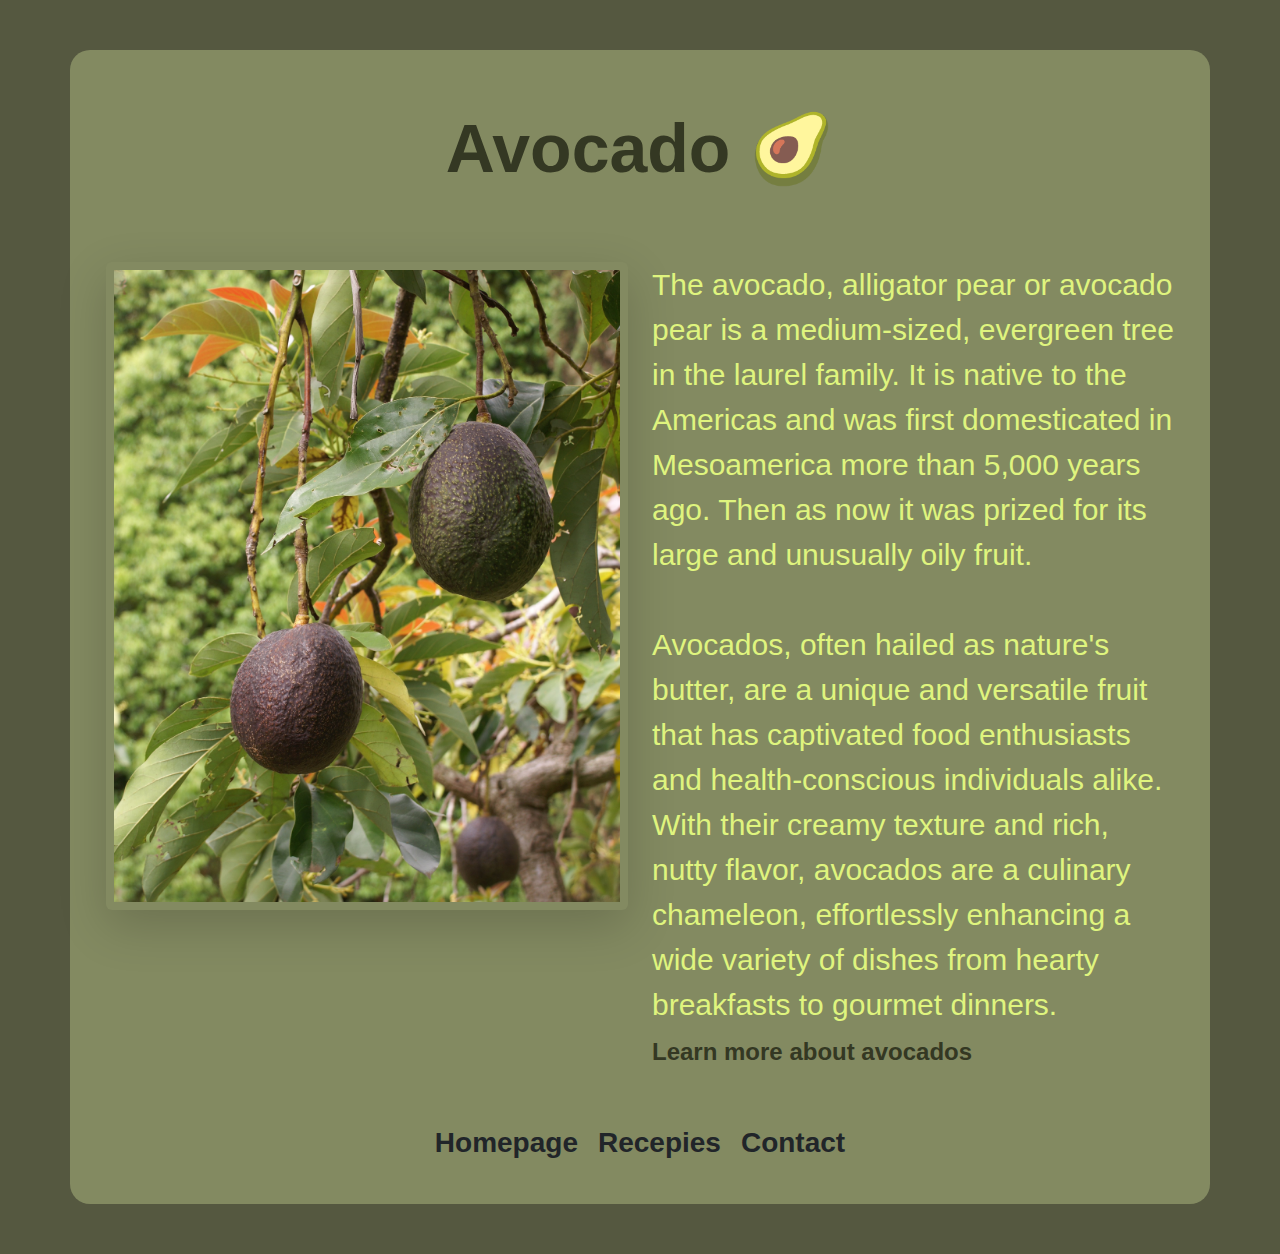
<file: index.html>
<!DOCTYPE html>
<html lang="en">
  <head>
    <meta
      name="description"
      content="Avocado website about a unique fruit avocado for curious people who want to know more about healthy products"
    />
    <meta charset="UTF-8" />
    <meta name="viewport" content="width=device-width, initial-scale=1.0" />
    <title>avocado-website-valentina-rapunzel</title>
    <link
      href="https://api.fontshare.com/v2/css?f[]=stardom@400&display=swap"
      rel="stylesheet"
    />
    <link rel="stylesheet" href="css/style.css" />
    <link
      href="https://cdn.jsdelivr.net/npm/bootstrap@5.3.3/dist/css/bootstrap.min.css"
      rel="stylesheet"
      integrity="sha384-QWTKZyjpPEjISv5WaRU9OFeRpok6YctnYmDr5pNlyT2bRjXh0JMhjY6hW+ALEwIH"
      crossorigin="anonymous"
    />
  </head>
  <body class="body">
    <div class="container main-container">
      <h1 class="text-center mt-5 mb-5 header">Avocado 🥑</h1>
      <div class="container p-4">
        <div class="row">
          <div class="col-6">
            <img
              src="/img/Persea_americana_fruit_2.jpg"
              class="img-fluid shadow-lg p-2 mb-5 rounded"
              title="an avocado tree"
              alt="avocado-img"
            />
          </div>
          <div class="col-6">
            <p class="text">
              The avocado, alligator pear or avocado pear is a medium-sized,
              evergreen tree in the laurel family. It is native to the Americas
              and was first domesticated in Mesoamerica more than 5,000 years
              ago. Then as now it was prized for its large and unusually oily
              fruit. <br /><br />Avocados, often hailed as nature's butter, are
              a unique and versatile fruit that has captivated food enthusiasts
              and health-conscious individuals alike. With their creamy texture
              and rich, nutty flavor, avocados are a culinary chameleon,
              effortlessly enhancing a wide variety of dishes from hearty
              breakfasts to gourmet dinners.
              <br />
              <a
                class="link"
                title="Avocado on Wikipedia "
                href="https://en.wikipedia.org/wiki/Avocado#:~:text=The%20avocado%2C%20alligator%20pear%20or,large%20and%20unusually%20oily%20fruit."
                >Learn more about avocados</a
              >
            </p>
          </div>
        </div>
      </div>
      <footer class="links">
        <a class="nav-link" href="/index.html">Homepage</a>
        <a class="nav-link" href="/about.html">Recepies</a>
        <a class="nav-link" href="/contact.html">Contact</a>
      </footer>
    </div>
  </body>
</html>
</file>
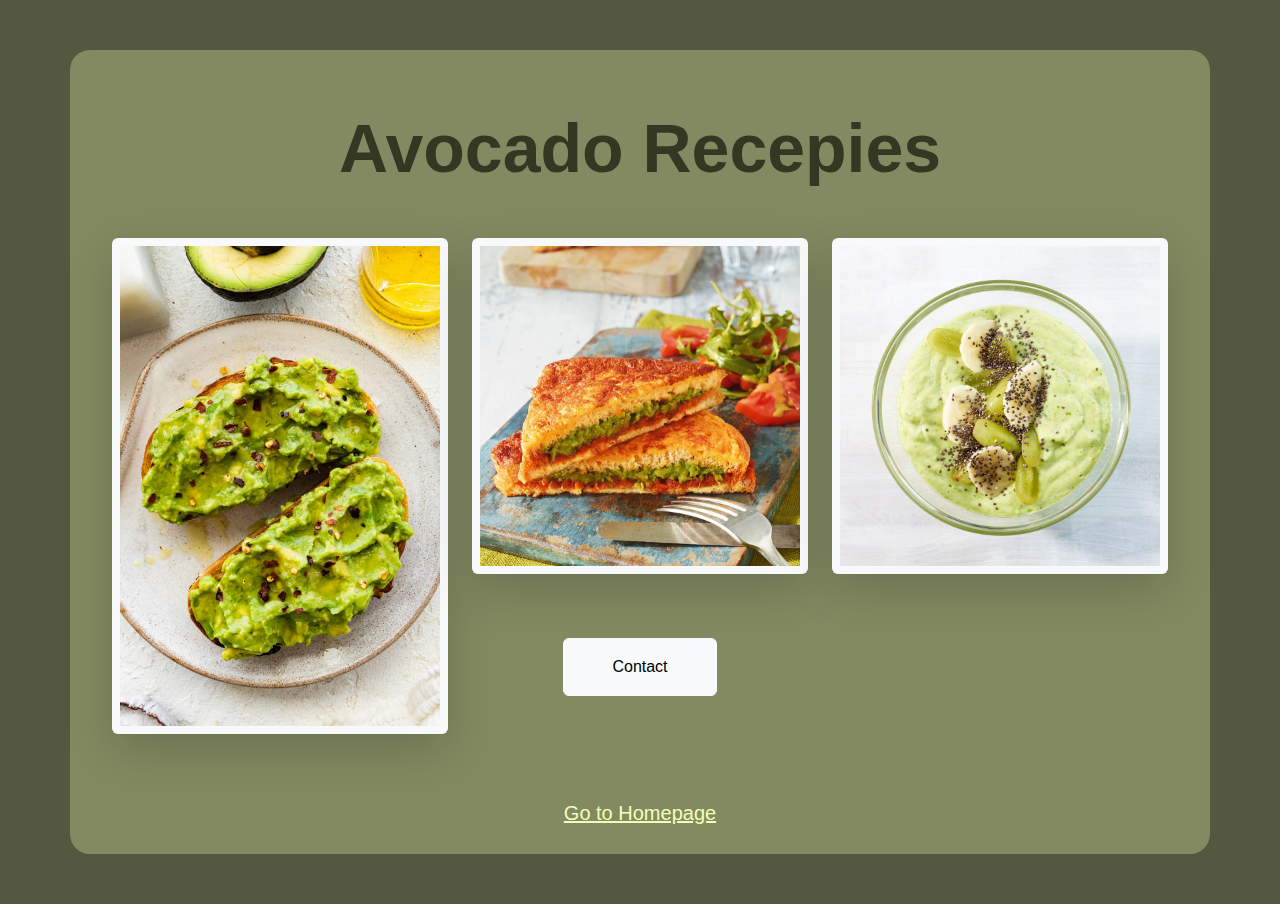
<file: about.html>
<!DOCTYPE html>
<html lang="en">
  <head>
    <meta charset="UTF-8" />
    <meta name="viewport" content="width=device-width, initial-scale=1.0" />
    <title>Avocado Recepies</title>
     <link
      href="https://api.fontshare.com/v2/css?f[]=stardom@400&display=swap"
      rel="stylesheet"
    />
    <link
      href="https://cdn.jsdelivr.net/npm/bootstrap@5.3.3/dist/css/bootstrap.min.css"
      rel="stylesheet"
      integrity="sha384-QWTKZyjpPEjISv5WaRU9OFeRpok6YctnYmDr5pNlyT2bRjXh0JMhjY6hW+ALEwIH"
      crossorigin="anonymous"
    />
    <link rel="stylesheet" href="/css/style.css" />
  </head>
  <body class="body">
    <div class="container main-container">
      <h1 class="text-center header mt-5 mb-5">Avocado Recepies</h1>
      <div class="container">
        <div class="row">
          <div class="col-4">
            <img
              src="/img/avocado-toast-hero-cropped-1024x1536.webp"
              class="img-fluid shadow-lg p-2 mb-5 bg-body-tertiary rounded"
              
              alt="sandwich"
            />
          </div>
          <div class="col-4">
            <img
              src="/img/avocado-french-toast-2252f03fccc0743e11b32a389e3cd096-fjt2015090981-jpg--9505-.jpg"
              class="img-fluid shadow-lg p-2 mb-5 bg-body-tertiary rounded"
             
              alt="sandwich"
            />
            <a class="link" href="/contact.html"><button class="btn btn-light button pt-3 pb-3 ps-5 pe-5 mt-3"> Contact</button></a>
          </div>
          <div class="col-4">
            <img
              src="/img/avocado-kefir-bowl-jpg--59874-.jpg"
              class="img-fluid shadow-lg p-2 mb-5 bg-body-tertiary rounded"
              
              alt="sandwich"
            />
          </div>
        </div>
      </div>
      <a
        class="home-link mt-3 mb-3"
        href="/index.html"
        >Go to Homepage</a
      >
    </div>
  </body>
</html>
</file>
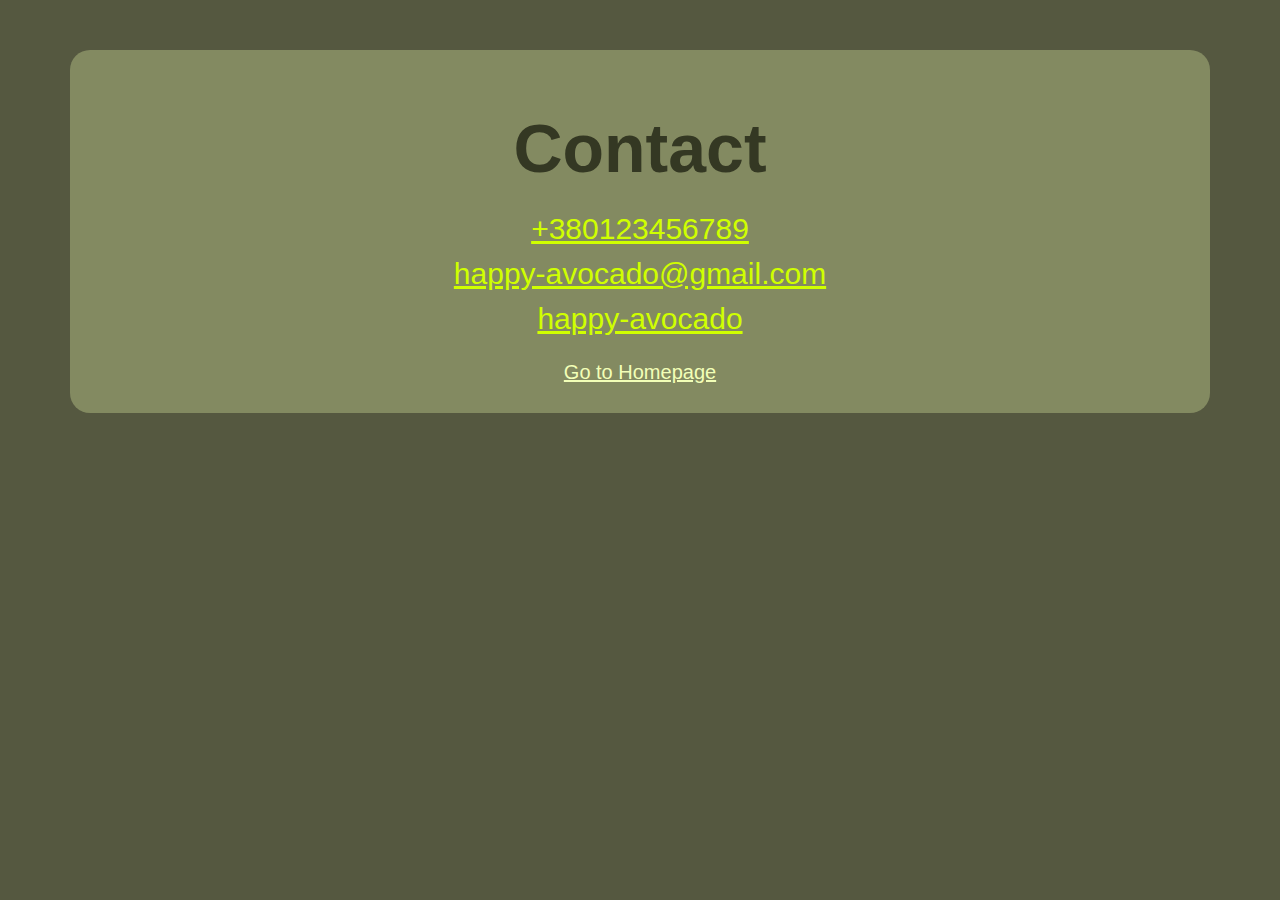
<file: contact.html>
<!DOCTYPE html>
<html lang="en">
  <head>
    <meta charset="UTF-8" />
    <meta name="viewport" content="width=device-width, initial-scale=1.0" />
    <title>Contact</title>
     <link
      href="https://api.fontshare.com/v2/css?f[]=stardom@400&display=swap"
      rel="stylesheet"
    />
    <link
      href="https://cdn.jsdelivr.net/npm/bootstrap@5.3.3/dist/css/bootstrap.min.css"
      rel="stylesheet"
      integrity="sha384-QWTKZyjpPEjISv5WaRU9OFeRpok6YctnYmDr5pNlyT2bRjXh0JMhjY6hW+ALEwIH"
      crossorigin="anonymous"
    />
    <link rel="stylesheet" href="/css/style.css" />
  </head>
  <body class="body">
    <div class="container main-container">
      <h1 class="text-center header mt-5 mb-3">Contact</h1>
      <div class="container text-center">
        <div class="row">
          <a class="green-link" href="tel:+380123456789">+380123456789</a>
          <a class="green-link" href="mailto:happy-avocado@gmail.com"
            >happy-avocado@gmail.com</a
          >
          <a class="green-link" href="/instagram/happy-avocado"
            >happy-avocado</a
          >
        </div>
      </div>
      <a class="home-link mt-3 mb-3" href="/">Go to Homepage</a>
    </div>
  </body>
</html>
</file>
<file: css/style.css>
.body {
  background: #555840;
  font-family: 'Stardom', sans-serif;
}
.main-container {
  background: #838a61;
  margin: 50px auto;
  padding: 10px 30px;
  border-radius: 20px;
}
.header {
  color: #343823;
  font-size: 68px;
  font-weight: 800;
}
.text {
  color: #dff47e;
  font-size: 30px;
  line-height: 1.5;
  font-weight: 500;
}
.link {
  text-decoration: none;
}
.button {
  display: block;
  margin: 0 auto;
}
.button:hover {
  background-color: #d0ff00;
}
.green-link {
  font-size: 30px;
  color: #d0ff00;
  display: block;
  text-align: center;
}
.home-link {
  font-size: 20px;
  color: #f2ffb7;
  display: block;
  text-align: center;
}
.nav-link {
  margin: 10px;
  
}
.nav-link:hover{
  background-color: #d0ff00;
}

.links {
  display: flex;
  flex-direction: row;
  justify-content: center;
  font-size: 28px;
  font-weight: 900;
  margin-bottom: 20px;
}
.link{
  color:#343823;
  font-size: 24px;
  font-weight: 700;
}
.link:hover{
  color: #bbff00;
  text-decoration: underline;
}
</file>
